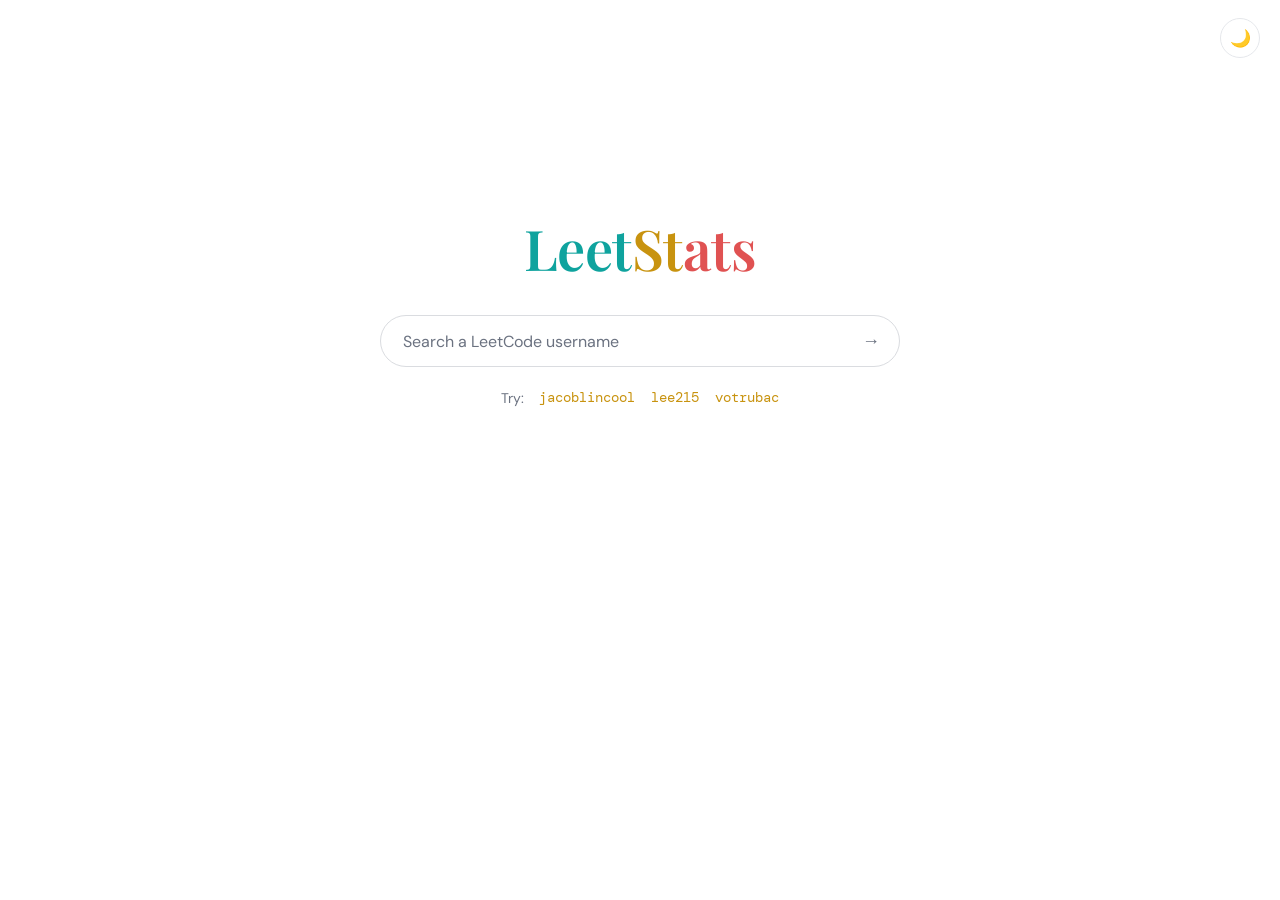
<file: springboot-beginner/src/main/resources/static/pages/leetcode-stats.html>
<!DOCTYPE html>
<html lang="en" data-theme="light">
<head>
<meta charset="UTF-8">
<meta name="viewport" content="width=device-width, initial-scale=1.0">
<title>LeetStats</title>
<link rel="preconnect" href="https://fonts.googleapis.com">
<link rel="preconnect" href="https://fonts.gstatic.com" crossorigin>
<link href="https://fonts.googleapis.com/css2?family=Playfair+Display:wght@600&family=DM+Sans:wght@400;500;700&family=DM+Mono:wght@400;500&display=swap" rel="stylesheet">
<style>
  :root, [data-theme="light"] {
    --bg: #ffffff;
    --text: #1f2328;
    --muted: #6b7280;
    --line: #e5e7eb;
    --surface: #ffffff;
    --input-border: #dadce0;
    --input-shadow: rgba(32, 33, 36, 0.12);
    --track: #f0f1f3;
    --easy: #0fa39e;
    --medium: #c8930f;
    --hard: #e05252;
    --accent: #c8930f;
    --card-shadow: 0 1px 3px rgba(32, 33, 36, 0.08), 0 8px 28px rgba(32, 33, 36, 0.06);
  }
  [data-theme="dark"] {
    --bg: #0a0b0d;
    --text: #e9e7e2;
    --muted: #8b8f98;
    --line: rgba(255, 255, 255, 0.09);
    --surface: #121418;
    --input-border: rgba(255, 255, 255, 0.14);
    --input-shadow: rgba(0, 0, 0, 0.5);
    --track: rgba(255, 255, 255, 0.08);
    --easy: #3ddad7;
    --medium: #e3b341;
    --hard: #ff6b6b;
    --accent: #e3b341;
    --card-shadow: 0 20px 50px rgba(0, 0, 0, 0.45);
  }

  * { margin: 0; padding: 0; box-sizing: border-box; }

  html, body { height: 100%; }

  body {
    background: var(--bg);
    color: var(--text);
    font-family: "DM Sans", system-ui, sans-serif;
    display: flex;
    flex-direction: column;
    align-items: center;
    transition: background 0.25s, color 0.25s;
  }

  /* theme toggle, top right */
  .theme-toggle {
    position: fixed;
    top: 18px;
    right: 20px;
    width: 40px;
    height: 40px;
    border-radius: 50%;
    border: 1px solid var(--line);
    background: var(--surface);
    color: var(--text);
    font-size: 17px;
    cursor: pointer;
    display: flex;
    align-items: center;
    justify-content: center;
    transition: background 0.25s, border-color 0.25s, transform 0.15s;
    z-index: 10;
  }
  .theme-toggle:hover { transform: scale(1.06); }
  .theme-toggle:focus-visible { outline: 2px solid var(--accent); outline-offset: 2px; }

  main {
    width: 100%;
    max-width: 640px;
    padding: 0 24px 64px;
    display: flex;
    flex-direction: column;
    align-items: center;
    /* Google-style: sits a bit above vertical center when idle */
    margin-top: clamp(96px, 24vh, 210px);
    transition: margin-top 0.45s cubic-bezier(0.3, 0.8, 0.3, 1);
  }
  body.has-result main { margin-top: 72px; }

  .wordmark {
    font-family: "Playfair Display", serif;
    font-weight: 600;
    font-size: clamp(40px, 8vw, 56px);
    letter-spacing: -0.01em;
    margin-bottom: 30px;
    user-select: none;
  }
  .wordmark .l { color: var(--easy); }
  .wordmark .e { color: var(--medium); }
  .wordmark .t { color: var(--hard); }

  /* search */
  .search {
    width: 100%;
    max-width: 520px;
    display: flex;
    align-items: center;
    gap: 12px;
    background: var(--surface);
    border: 1px solid var(--input-border);
    border-radius: 999px;
    padding: 0 8px 0 22px;
    height: 52px;
    transition: box-shadow 0.2s, border-color 0.2s, background 0.25s;
  }
  .search:focus-within {
    box-shadow: 0 2px 10px var(--input-shadow);
    border-color: transparent;
  }
  [data-theme="dark"] .search:focus-within { border-color: var(--accent); box-shadow: none; }

  .search input {
    flex: 1;
    min-width: 0;
    border: none;
    outline: none;
    background: transparent;
    color: var(--text);
    font-family: "DM Mono", monospace;
    font-size: 16px;
  }
  .search input::placeholder { color: var(--muted); font-family: "DM Sans", sans-serif; }

  .search button {
    border: none;
    background: transparent;
    color: var(--muted);
    font-size: 18px;
    width: 40px;
    height: 40px;
    border-radius: 50%;
    cursor: pointer;
    display: flex;
    align-items: center;
    justify-content: center;
    transition: color 0.15s, background 0.15s;
  }
  .search button:hover { color: var(--accent); background: var(--track); }
  .search button:focus-visible { outline: 2px solid var(--accent); outline-offset: 1px; }
  .search button:disabled { opacity: 0.45; cursor: wait; }

  .try {
    margin-top: 20px;
    font-size: 14px;
    color: var(--muted);
    display: flex;
    gap: 14px;
    align-items: center;
    flex-wrap: wrap;
    justify-content: center;
  }
  .try button {
    background: none;
    border: none;
    padding: 2px 1px;
    color: var(--accent);
    font-family: "DM Mono", monospace;
    font-size: 13.5px;
    cursor: pointer;
    border-bottom: 1px dashed transparent;
    transition: border-color 0.15s;
  }
  .try button:hover { border-bottom-color: var(--accent); }
  .try button:focus-visible { outline: 2px solid var(--accent); outline-offset: 2px; }

  /* states */
  .loader {
    margin-top: 52px;
    width: 34px; height: 34px;
    border: 3px solid var(--track);
    border-top-color: var(--accent);
    border-radius: 50%;
    animation: spin 0.8s linear infinite;
  }
  @keyframes spin { to { transform: rotate(360deg); } }

  .error {
    margin-top: 44px;
    text-align: center;
    color: var(--muted);
    font-size: 14.5px;
    line-height: 1.6;
    max-width: 420px;
  }
  .error b { color: var(--hard); font-weight: 700; display: block; margin-bottom: 4px; }

  /* card */
  .card {
    width: 100%;
    margin-top: 44px;
    background: var(--surface);
    border: 1px solid var(--line);
    border-radius: 18px;
    padding: 30px 34px;
    box-shadow: var(--card-shadow);
    animation: rise 0.45s cubic-bezier(0.2, 0.7, 0.3, 1) both;
    transition: background 0.25s, border-color 0.25s;
  }
  @keyframes rise {
    from { opacity: 0; transform: translateY(14px); }
    to   { opacity: 1; transform: translateY(0); }
  }

  .card-head {
    display: flex;
    justify-content: space-between;
    align-items: baseline;
    gap: 10px;
    flex-wrap: wrap;
    margin-bottom: 26px;
  }
  .card-head a {
    font-family: "Playfair Display", serif;
    font-size: 23px;
    font-weight: 600;
    color: var(--text);
    text-decoration: none;
  }
  .card-head a:hover { color: var(--accent); }
  .card-head .rank {
    font-family: "DM Mono", monospace;
    font-size: 13px;
    color: var(--muted);
  }
  .card-head .rank b { color: var(--accent); font-weight: 500; }

  .card-body {
    display: grid;
    grid-template-columns: 168px 1fr;
    gap: 34px;
    align-items: center;
  }

  .ring-wrap { position: relative; width: 168px; height: 168px; margin: 0 auto; }
  .ring-wrap svg { transform: rotate(-90deg); display: block; }
  .ring-track { fill: none; stroke: var(--track); stroke-width: 9; }
  .ring-fill {
    fill: none;
    stroke: var(--accent);
    stroke-width: 9;
    stroke-linecap: round;
    transition: stroke-dashoffset 1.1s cubic-bezier(0.3, 0.8, 0.3, 1), stroke 0.25s;
  }
  .ring-center {
    position: absolute; inset: 0;
    display: flex; flex-direction: column;
    align-items: center; justify-content: center;
  }
  .ring-center .big {
    font-family: "DM Mono", monospace;
    font-size: 36px;
    line-height: 1;
  }
  .ring-center .small {
    color: var(--muted);
    font-size: 11.5px;
    margin-top: 6px;
    letter-spacing: 0.06em;
    text-transform: uppercase;
  }

  .bars { display: flex; flex-direction: column; gap: 18px; }
  .bar-top {
    display: flex;
    justify-content: space-between;
    align-items: baseline;
    margin-bottom: 7px;
  }
  .bar-top .label {
    font-size: 12.5px;
    font-weight: 700;
    letter-spacing: 0.09em;
    text-transform: uppercase;
  }
  .bar-top .nums {
    font-family: "DM Mono", monospace;
    font-size: 13px;
    color: var(--muted);
  }
  .bar-top .nums b { color: var(--text); font-weight: 500; }
  .bar-track { height: 7px; border-radius: 99px; background: var(--track); overflow: hidden; }
  .bar-fill { height: 100%; width: 0; border-radius: 99px; transition: width 1.1s cubic-bezier(0.3, 0.8, 0.3, 1); }
  .easy   .label { color: var(--easy); }   .easy   .bar-fill { background: var(--easy); }
  .medium .label { color: var(--medium); } .medium .bar-fill { background: var(--medium); }
  .hard   .label { color: var(--hard); }   .hard   .bar-fill { background: var(--hard); }

  .hidden { display: none !important; }

  @media (max-width: 540px) {
    .card { padding: 24px 20px; }
    .card-body { grid-template-columns: 1fr; gap: 26px; }
  }

  @media (prefers-reduced-motion: reduce) {
    * { animation: none !important; transition: none !important; }
  }
</style>
</head>
<body>
  <button class="theme-toggle" id="theme-toggle" aria-label="Switch theme" title="Switch theme">🌙</button>

  <main>
    <h1 class="wordmark"><span class="l">Leet</span><span class="e">St</span><span class="t">ats</span></h1>

    <div class="search">
      <input id="username" type="text" placeholder="Search a LeetCode username" autocomplete="off" spellcheck="false" aria-label="LeetCode username">
      <button id="go" aria-label="Fetch stats" title="Fetch stats">→</button>
    </div>

    <div class="try">
      <span>Try:</span>
      <button data-u="jacoblincool">jacoblincool</button>
      <button data-u="lee215">lee215</button>
      <button data-u="votrubac">votrubac</button>
    </div>

    <div id="loading" class="loader hidden" role="status" aria-label="Loading"></div>

    <div id="error" class="error hidden" role="alert">
      <b>Couldn't fetch that profile</b>
      <span id="error-msg"></span>
    </div>

    <section id="card" class="card hidden" aria-live="polite">
      <div class="card-head">
        <a id="profile-link" href="#" target="_blank" rel="noopener"></a>
        <span class="rank">Rank <b id="ranking">—</b></span>
      </div>
      <div class="card-body">
        <div class="ring-wrap">
          <svg width="168" height="168" viewBox="0 0 168 168" aria-hidden="true">
            <circle class="ring-track" cx="84" cy="84" r="74"></circle>
            <circle class="ring-fill" id="ring" cx="84" cy="84" r="74"></circle>
          </svg>
          <div class="ring-center">
            <div class="big" id="total-solved">0</div>
            <div class="small" id="total-label">solved</div>
          </div>
        </div>
        <div class="bars">
          <div class="bar-row easy">
            <div class="bar-top"><span class="label">Easy</span>
              <span class="nums"><b id="easy-solved">0</b> / <span id="easy-total">0</span></span></div>
            <div class="bar-track"><div class="bar-fill" id="easy-bar"></div></div>
          </div>
          <div class="bar-row medium">
            <div class="bar-top"><span class="label">Medium</span>
              <span class="nums"><b id="medium-solved">0</b> / <span id="medium-total">0</span></span></div>
            <div class="bar-track"><div class="bar-fill" id="medium-bar"></div></div>
          </div>
          <div class="bar-row hard">
            <div class="bar-top"><span class="label">Hard</span>
              <span class="nums"><b id="hard-solved">0</b> / <span id="hard-total">0</span></span></div>
            <div class="bar-track"><div class="bar-fill" id="hard-bar"></div></div>
          </div>
        </div>
      </div>
    </section>
  </main>

<script>
(function () {
  "use strict";

  /* ---------- theme ---------- */
  var root = document.documentElement;
  var toggle = document.getElementById("theme-toggle");
  var prefersDark = window.matchMedia("(prefers-color-scheme: dark)").matches;
  setTheme(prefersDark ? "dark" : "light");

  function setTheme(t) {
    root.setAttribute("data-theme", t);
    toggle.textContent = t === "dark" ? "☀️" : "🌙";
  }
  toggle.addEventListener("click", function () {
    setTheme(root.getAttribute("data-theme") === "dark" ? "light" : "dark");
  });

  /* ---------- elements ---------- */
  var input = document.getElementById("username");
  var goBtn = document.getElementById("go");
  var loadingEl = document.getElementById("loading");
  var errorEl = document.getElementById("error");
  var errorMsg = document.getElementById("error-msg");
  var cardEl = document.getElementById("card");

  var RING_R = 74;
  var RING_C = 2 * Math.PI * RING_R;
  var ring = document.getElementById("ring");
  ring.setAttribute("stroke-dasharray", RING_C);
  ring.setAttribute("stroke-dashoffset", RING_C);

  /* ---------- data sources (tried in order) ---------- */
  var SOURCES = [
    {
      url: function (u) { return "https://leetcode-api-faisalshohag.vercel.app/" + encodeURIComponent(u); },
      parse: function (d) {
        if (!d || d.errors || d.totalSolved === undefined) return null;
        return pick(d);
      }
    },
    {
      url: function (u) { return "https://alfa-leetcode-api.onrender.com/userProfile/" + encodeURIComponent(u); },
      parse: function (d) {
        if (!d || d.errors || d.totalSolved === undefined) return null;
        return pick(d);
      }
    },
    {
      url: function (u) { return "https://leetcode-stats-api.herokuapp.com/" + encodeURIComponent(u); },
      parse: function (d) {
        if (!d || d.status !== "success") return null;
        return pick(d);
      }
    }
  ];

  function pick(d) {
    return {
      totalSolved: d.totalSolved, totalQuestions: d.totalQuestions,
      easySolved: d.easySolved, totalEasy: d.totalEasy,
      mediumSolved: d.mediumSolved, totalMedium: d.totalMedium,
      hardSolved: d.hardSolved, totalHard: d.totalHard,
      ranking: d.ranking
    };
  }

  function fetchWithTimeout(url, ms) {
    var ctrl = new AbortController();
    var t = setTimeout(function () { ctrl.abort(); }, ms);
    return fetch(url, { signal: ctrl.signal })
      .then(function (r) { return r.json(); })
      .finally(function () { clearTimeout(t); });
  }

  function fetchStats(username) {
    var i = 0;
    function tryNext() {
      if (i >= SOURCES.length) return Promise.reject(new Error("all sources failed"));
      var src = SOURCES[i++];
      return fetchWithTimeout(src.url(username), 12000)
        .then(function (json) {
          var parsed = src.parse(json);
          return parsed || tryNext();
        })
        .catch(function () { return tryNext(); });
    }
    return tryNext();
  }

  /* ---------- rendering ---------- */
  function fmt(n) {
    if (n === null || n === undefined || isNaN(n)) return "—";
    return Number(n).toLocaleString("en-US");
  }

  function countUp(el, target, ms) {
    var reduce = window.matchMedia("(prefers-reduced-motion: reduce)").matches;
    if (reduce || !target) { el.textContent = fmt(target || 0); return; }
    var start = performance.now();
    (function step(now) {
      var p = Math.min(((now || performance.now()) - start) / ms, 1);
      var eased = 1 - Math.pow(1 - p, 3);
      el.textContent = fmt(Math.round(target * eased));
      if (p < 1) requestAnimationFrame(step);
    })();
  }

  function setBar(id, solved, total) {
    var pct = total > 0 ? (solved / total) * 100 : 0;
    document.getElementById(id).style.width = Math.max(pct, solved > 0 ? 2 : 0) + "%";
  }

  function render(username, s) {
    var link = document.getElementById("profile-link");
    link.textContent = username;
    link.href = "https://leetcode.com/u/" + encodeURIComponent(username) + "/";

    document.getElementById("ranking").textContent = "#" + fmt(s.ranking);
    document.getElementById("total-label").textContent = "of " + fmt(s.totalQuestions);
    document.getElementById("easy-solved").textContent = fmt(s.easySolved);
    document.getElementById("easy-total").textContent = fmt(s.totalEasy);
    document.getElementById("medium-solved").textContent = fmt(s.mediumSolved);
    document.getElementById("medium-total").textContent = fmt(s.totalMedium);
    document.getElementById("hard-solved").textContent = fmt(s.hardSolved);
    document.getElementById("hard-total").textContent = fmt(s.totalHard);

    document.body.classList.add("has-result");
    cardEl.classList.remove("hidden");

    requestAnimationFrame(function () {
      requestAnimationFrame(function () {
        countUp(document.getElementById("total-solved"), s.totalSolved, 1100);
        var pct = s.totalQuestions > 0 ? s.totalSolved / s.totalQuestions : 0;
        ring.setAttribute("stroke-dashoffset", RING_C * (1 - pct));
        setBar("easy-bar", s.easySolved, s.totalEasy);
        setBar("medium-bar", s.mediumSolved, s.totalMedium);
        setBar("hard-bar", s.hardSolved, s.totalHard);
      });
    });
  }

  function resetCard() {
    ring.setAttribute("stroke-dashoffset", RING_C);
    ["easy-bar", "medium-bar", "hard-bar"].forEach(function (id) {
      document.getElementById(id).style.width = "0";
    });
    document.getElementById("total-solved").textContent = "0";
  }

  /* ---------- flow ---------- */
  var busy = false;

  function lookup(username) {
    username = (username || "").trim();
    if (!username || busy) return;
    busy = true;

    input.value = username;
    goBtn.disabled = true;
    errorEl.classList.add("hidden");
    cardEl.classList.add("hidden");
    resetCard();
    loadingEl.classList.remove("hidden");

    fetchStats(username)
      .then(function (stats) {
        loadingEl.classList.add("hidden");
        render(username, stats);
      })
      .catch(function () {
        loadingEl.classList.add("hidden");
        errorMsg.textContent = 'No stats found for "' + username +
          '". Check the spelling, or the public stats APIs may be briefly busy — try again in a moment.';
        errorEl.classList.remove("hidden");
      })
      .finally(function () {
        goBtn.disabled = false;
        busy = false;
      });
  }

  goBtn.addEventListener("click", function () { lookup(input.value); });
  input.addEventListener("keydown", function (e) { if (e.key === "Enter") lookup(input.value); });
  document.querySelectorAll(".try button").forEach(function (b) {
    b.addEventListener("click", function () { lookup(b.dataset.u); });
  });
})();
</script>
</body>
</html>
</file>
